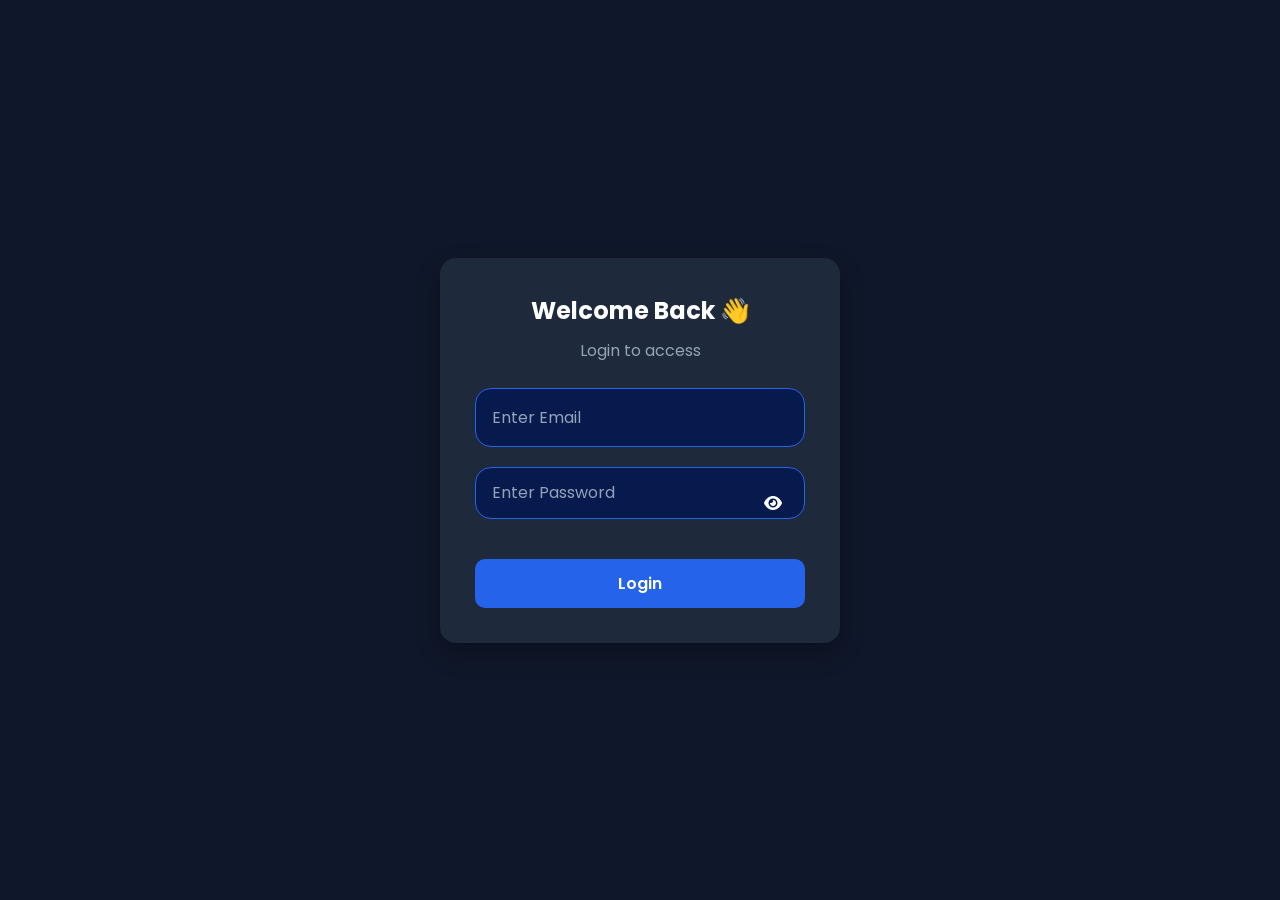
<file: login.html>
<!DOCTYPE html>
<html lang="en">
<head>
    <meta charset="UTF-8">
    <meta name="viewport" content="width=device-width, initial-scale=1.0">
    <title>Admin Login</title>

    <link rel="stylesheet" href="login.css">

    <link rel="stylesheet"href="https://cdnjs.cloudflare.com/ajax/libs/font-awesome/6.5.1/css/all.min.css">
    <link href="https://fonts.googleapis.com/css2?family=Poppins:wght@300;400;500;600;700&display=swap" rel="stylesheet">
</head>
<body>

    <div class="login-container">

        <div class="login-card">

            <h2>Welcome Back 👋</h2>
            <p>Login to access</p>
    <form autocomplete="off">

    <input
        type="email"
        id="email"
        placeholder="Enter Email"
        autocomplete="new-email"
    >

<div class="password-box">

    <input
        type="password"
        id="password"
        placeholder="Enter Password"
    >

    <span class="eye-icon" onclick="togglePassword()">
        <i id="eyeIcon" class="fa-solid fa-eye"></i>
    </span>

</div>

    <button type="button" onclick="login()">
        Login
    </button>

</form>
    </div>

    <script src="login.js"></script>

</body>
</html>
</file>
<file: login.css>
*{
    margin:0;
    padding:0;
    box-sizing:border-box;
    font-family:'Poppins',sans-serif;
}

body{
    background:#0f172a;
    display:flex;
    justify-content:center;
    align-items:center;
    height:100vh;
}

.login-container{
    width:100%;
    display:flex;
    justify-content:center;
    align-items:center;
}

.login-card{
    width:400px;
    background:#1e293b;
    padding:35px;
    border-radius:16px;
    box-shadow:0 10px 25px rgba(0,0,0,0.3);
}

.login-card h2{
    color:#fff;
    text-align:center;
    margin-bottom:10px;
}

.login-card p{
    color:#94a3b8;
    text-align:center;
    margin-bottom:25px;
}

.login-card input{
    width:100%;
    padding:16px;
    margin-bottom:20px;
    background:#071a4d;
    color:#ffffff;
    border:1px solid #2563eb;
    border-radius:16px;
    outline:none;
    font-size:16px;
}

.login-card input::placeholder{
    color:#94a3b8;
}

.login-card input:focus{
    border-color:#2563eb;
}

.login-card button{
    width:100%;
    padding:12px;
    border:none;
    border-radius:10px;
    background:#2563eb;
    color:#fff;
    font-size:16px;
    font-weight:600;
    cursor:pointer;
    transition:0.3s;
}

.login-card button:hover{
    transform:translateY(-2px);
}

.login-card input::placeholder{
    color:#94a3b8;
}

.password-box{
    position: relative;
    width: 100%;
    margin-bottom: 20px;
}

.password-box input{
    width:100%;
    height: 52px;
    padding:0 50px 0 16px;
    margin-bottom: 20px;
    background:#071a4d !important;
    color:#ffffff !important;
    border:1px solid #2563eb !important;
    border-radius:16px;
    outline:none;
    font-size:16px;
}

.password-box input{
    appearance:none;
    -webkit-appearance:none;
}

.password-box input::placeholder{
    color: #94a3b8;
}

.eye-icon{
    position:absolute !important;
    right:15px !important;
    top:0 !important;
    height:52px !important;

    display:flex !important;
    align-items:center !important;

    color:white !important;
    cursor:pointer !important;
    z-index:9999 !important;
}



input:-webkit-autofill,
input:-webkit-autofill:hover,
input:-webkit-autofill:focus,
input:-webkit-autofill:active{
    -webkit-box-shadow: 0 0 0 1000px #071a4d inset !important;
    -webkit-text-fill-color: white !important;
    transition: background-color 5000s ease-in-out 0s;
}
input{
    background:#071a4d !important;
    color:white !important;
    border:1px solid #2563eb !important;
}

input::placeholder{
    color:#94a3b8 !important;
}

input[type="password"]::-ms-reveal,
input[type="password"]::-ms-clear{
    display:none;
}

.password-box .eye-icon{
    position:absolute !important;
    right:20px !important;
    top:50% !important;
    transform:translateY(-50%) !important;

    width:25px !important;
    height:25px !important;

    color:white !important;
    z-index:9999 !important;

    display:flex !important;
    align-items:center !important;
    justify-content:center !important;
}

.password-box .eye-icon i{
    position:static !important;
}
</file>
